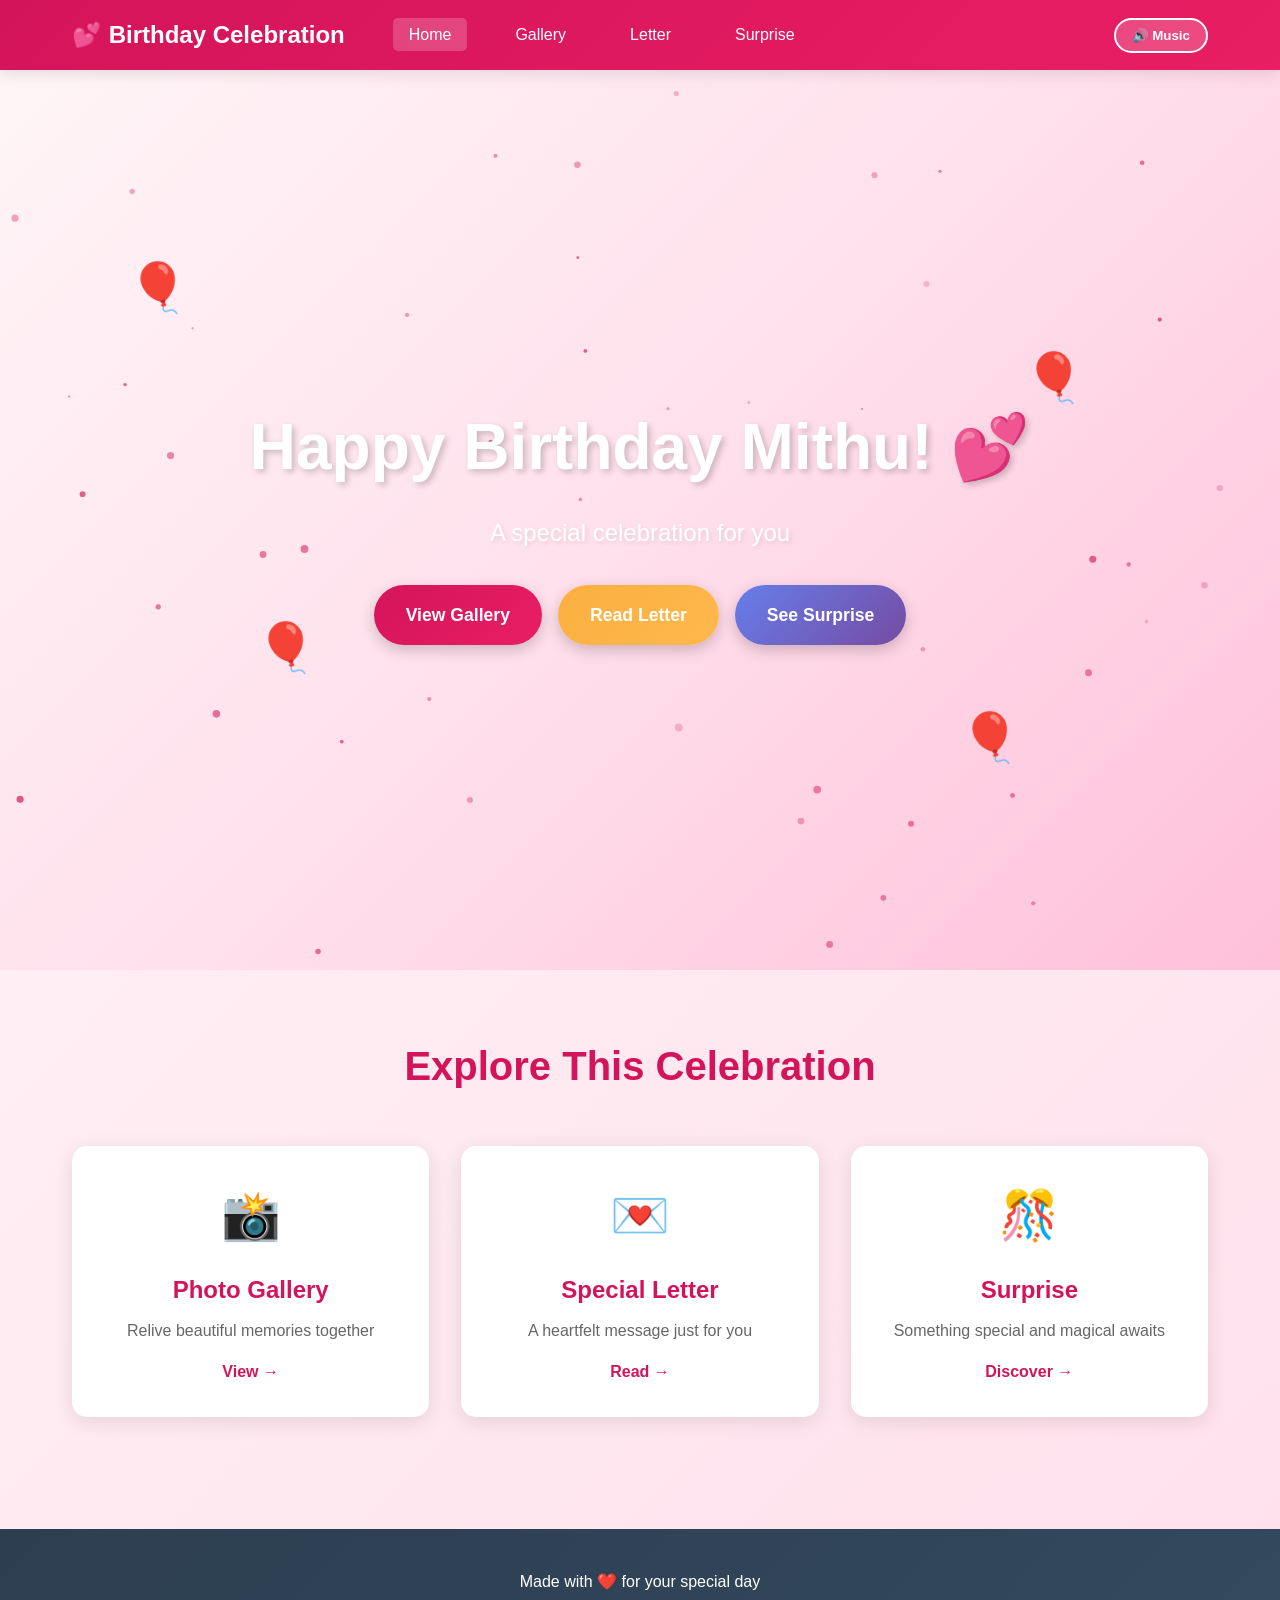
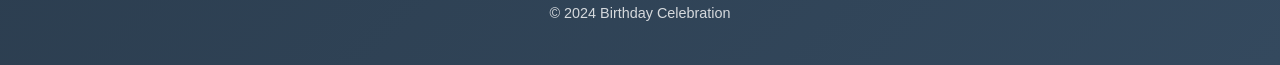
<file: index.html>
<!DOCTYPE html>
<html lang="en">
<head>
    <meta charset="UTF-8">
    <meta name="viewport" content="width=device-width, initial-scale=1.0">
    <title>Happy Birthday! 🎉</title>
    <link rel="stylesheet" href="css/style.css">
    <link rel="stylesheet" href="css/animations.css">
    <link rel="stylesheet" href="css/responsive.css">
</head>
<body>
    <!-- Navigation -->
    <nav class="navbar">
        <div class="nav-container">
            <a href="index.html" class="nav-logo">💕 Birthday Celebration</a>
            <ul class="nav-menu">
                <li class="nav-item">
                    <a href="index.html" class="nav-link active">Home</a>
                </li>
                <li class="nav-item">
                    <a href="gallery.html" class="nav-link">Gallery</a>
                </li>
                <li class="nav-item">
                    <a href="letter.html" class="nav-link">Letter</a>
                </li>
                <li class="nav-item">
                    <a href="surprise.html" class="nav-link">Surprise</a>
                </li>
            </ul>
            <button class="music-toggle" id="musicToggle" title="Toggle Music">
                🔊 Music
            </button>
        </div>
    </nav>

    <!-- Hero Section -->
    <section class="hero">
        <canvas id="particleCanvas"></canvas>
        <div class="hero-content">
            <h1 class="main-title">Happy Birthday Mithu! 💕</h1>
            <p class="subtitle">A special celebration for you</p>
            <div class="cta-buttons">
                <a href="gallery.html" class="btn btn-primary">View Gallery</a>
                <a href="letter.html" class="btn btn-secondary">Read Letter</a>
                <a href="surprise.html" class="btn btn-surprise">See Surprise</a>
            </div>
        </div>
        <div class="floating-balloons">
            <div class="balloon balloon-1">🎈</div>
            <div class="balloon balloon-2">🎈</div>
            <div class="balloon balloon-3">🎈</div>
            <div class="balloon balloon-4">🎈</div>
        </div>
    </section>

    <!-- Features Section -->
    <section class="features">
        <h2>Explore This Celebration</h2>
        <div class="features-grid">
            <div class="feature-card">
                <span class="feature-icon">📸</span>
                <h3>Photo Gallery</h3>
                <p>Relive beautiful memories together</p>
                <a href="gallery.html" class="feature-link">View →</a>
            </div>
            <div class="feature-card">
                <span class="feature-icon">💌</span>
                <h3>Special Letter</h3>
                <p>A heartfelt message just for you</p>
                <a href="letter.html" class="feature-link">Read →</a>
            </div>
            <div class="feature-card">
                <span class="feature-icon">🎊</span>
                <h3>Surprise</h3>
                <p>Something special and magical awaits</p>
                <a href="surprise.html" class="feature-link">Discover →</a>
            </div>
        </div>
    </section>

    <!-- Footer -->
    <footer class="footer">
        <p>Made with ❤️ for your special day</p>
        <p class="year">© 2024 Birthday Celebration</p>
    </footer>

    <!-- Audio Element -->
    <audio id="backgroundMusic" loop>
        <source src="assets/music/music.mp3" type="audio/mpeg">
    </audio>

    <script src="js/particles.js"></script>
    <script src="js/music.js"></script>
    <script src="js/main.js"></script>
</body>
</html>
</file>
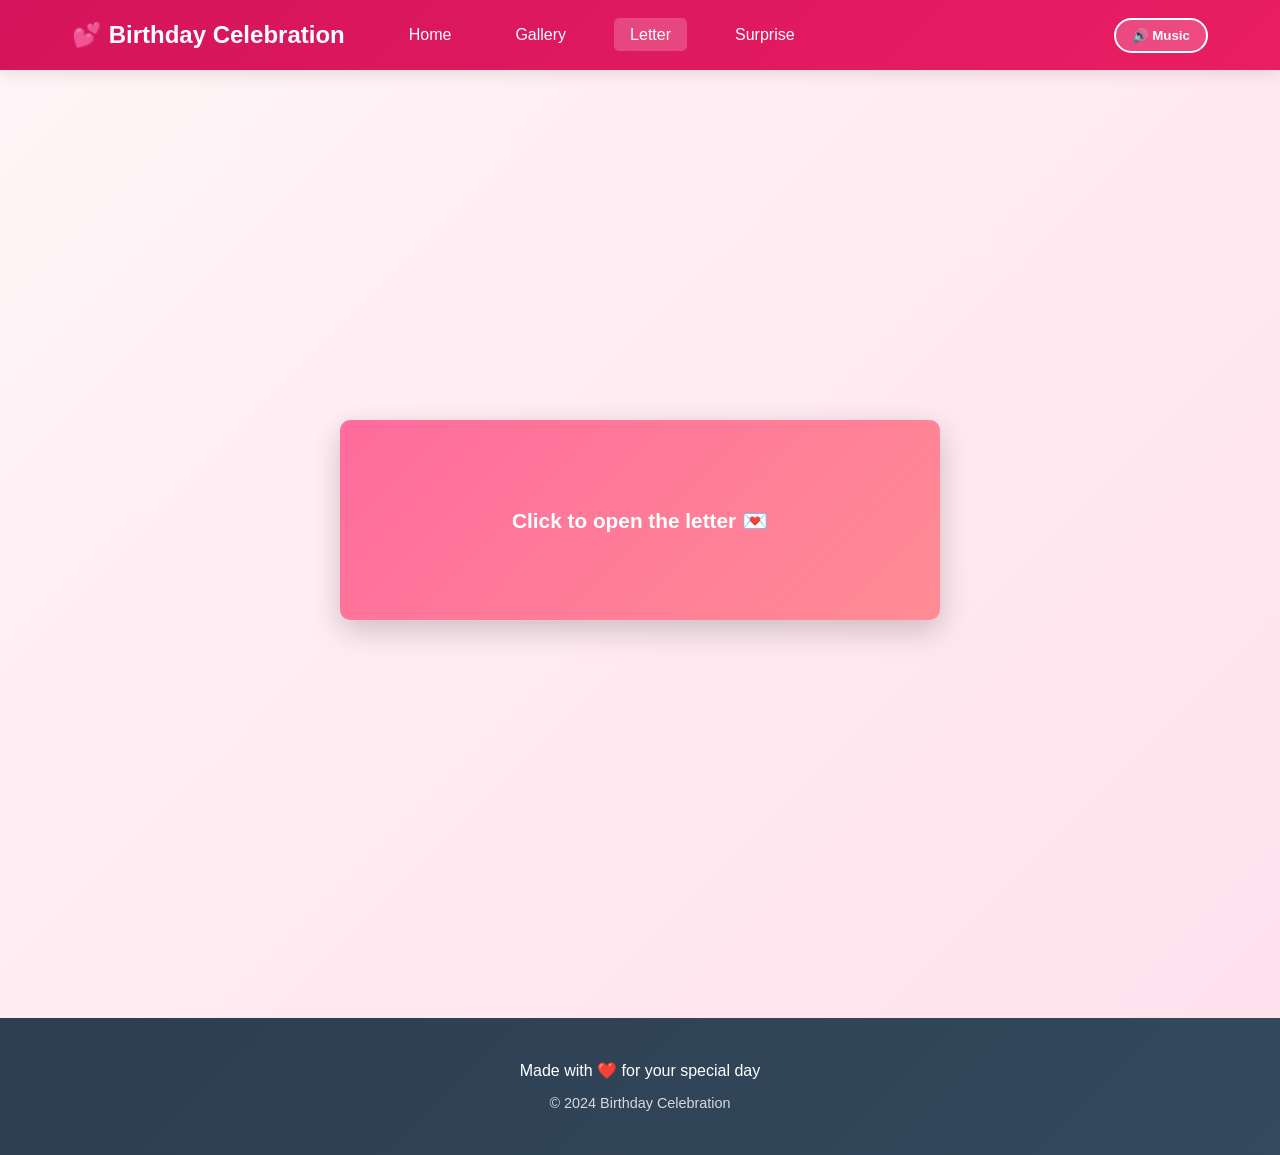
<file: letter.html>
<!DOCTYPE html>
<html lang="en">
<head>
    <meta charset="UTF-8">
    <meta name="viewport" content="width=device-width, initial-scale=1.0">
    <title>Special Letter - Birthday Celebration</title>
    <link rel="stylesheet" href="css/style.css">
    <link rel="stylesheet" href="css/animations.css">
    <link rel="stylesheet" href="css/responsive.css">
</head>
<body>
    <!-- Navigation -->
    <nav class="navbar">
        <div class="nav-container">
            <a href="index.html" class="nav-logo">💕 Birthday Celebration</a>
            <ul class="nav-menu">
                <li class="nav-item">
                    <a href="index.html" class="nav-link">Home</a>
                </li>
                <li class="nav-item">
                    <a href="gallery.html" class="nav-link">Gallery</a>
                </li>
                <li class="nav-item">
                    <a href="letter.html" class="nav-link active">Letter</a>
                </li>
                <li class="nav-item">
                    <a href="surprise.html" class="nav-link">Surprise</a>
                </li>
            </ul>
            <button class="music-toggle" id="musicToggle" title="Toggle Music">
                🔊 Music
            </button>
        </div>
    </nav>

    <!-- Letter Section -->
    <section class="letter-section">
        <div class="letter-container">
            <div class="letter-envelope" id="envelope">
                <div class="envelope-flap"></div>
                <div class="envelope-body">
                    <p class="click-text">Click to open the letter 💌</p>
                </div>
            </div>

            <div class="letter-content" id="letterContent" style="display: none;">
                <button class="close-letter" id="closeLetter">✕</button>
                
                <div class="letter-paper">
                    <div class="letter-header">
                        <h2>Happy Birthday, Love</h2>
                    </div>

                    <div class="letter-body">
                        <p>Happy Birthday to the one who makes my world brighter every single day.</p>

                        <p>
                            No matter how many birthdays come and go, I'll always be grateful that you were born 
                            and that our paths crossed. You are my favorite person, my greatest comfort, and the 
                            reason behind so many of my happiest moments.
                        </p>

                        <p>
                            I hope this year brings you every dream you're chasing, all your sleepless nights and struggles end, good health, 
                            and you get all the love your heart can hold. And through it all, I hope I get to stand beside 
                            you, celebrating every little victory together.
                        </p>

                        <p>
                            I love you more than words can ever say. Happy Birthday, my forever favorite. ❤️
                        </p>
                    </div>

                    <div class="letter-footer">
                        <div class="decoration left">🌹</div>
                        <div class="decoration right">🌹</div>
                    </div>
                </div>

                <button class="next-slide-btn" id="nextBtn">next ≫</button>
            </div>
        </div>

        <!-- 10 Things I Love Section -->
        <div class="ten-things-section" id="tenThingsSection" style="display: none;">
            <button class="back-btn" id="backBtn">← Back</button>
            
            <div class="ten-things-container">
                <h2 class="ten-things-title">10 THINGS<br>I LOVE<br>ABOUT YOU</h2>
                
                <div class="ten-things-list">
                    <div class="thing-item">
                        <span class="number">1.</span>
                        <p>I love the way you make even ordinary days feel special.</p>
                    </div>
                    <div class="thing-item">
                        <span class="number">2.</span>
                        <p>I love your smile because it instantly brightens my day.</p>
                    </div>
                    <div class="thing-item">
                        <span class="number">3.</span>
                        <p>I love the way you care for everyone around you.</p>
                    </div>
                    <div class="thing-item">
                        <span class="number">4.</span>
                        <p>I love how safe, comfortable, and loved I feel with you.</p>
                    </div>
                    <div class="thing-item">
                        <span class="number">5.</span>
                        <p>I love your laugh—it never fails to make me smile.</p>
                    </div>
                    <div class="thing-item">
                        <span class="number">6.</span>
                        <p>I love how you always support and believe in me.</p>
                    </div>
                    <div class="thing-item">
                        <span class="number">7.</span>
                        <p>I love our little moments we share that become my favorite memories.</p>
                    </div>
                    <div class="thing-item">
                        <span class="number">8.</span>
                        <p>I love that I can always be myself when I'm with you.</p>
                    </div>
                    <div class="thing-item">
                        <span class="number">9.</span>
                        <p>I love the dreams and future we're building together.</p>
                    </div>
                    <div class="thing-item">
                        <span class="number">10.</span>
                        <p>Most of all, I love you exactly as you are, today and always.</p>
                    </div>
                </div>
            </div>
        </div>
    </section>

    <!-- Footer -->
    <footer class="footer">
        <p>Made with ❤️ for your special day</p>
        <p class="year">© 2024 Birthday Celebration</p>
    </footer>

    <!-- Audio Element -->
    <audio id="backgroundMusic" loop>
        <source src="assets/music/music.mp3" type="audio/mpeg">
    </audio>

    <script src="js/music.js"></script>
    <script src="js/letter.js"></script>
</body>
</html>
</file>
<file: css/style.css>
* {
    margin: 0;
    padding: 0;
    box-sizing: border-box;
}

:root {
    --primary-color: #d4145a;
    --secondary-color: #fbb040;
    --dark-color: #2c3e50;
    --light-color: #ecf0f1;
    --accent-color: #e91e63;
    --text-color: #333;
}

html {
    scroll-behavior: smooth;
}

body {
    font-family: 'Segoe UI', Tahoma, Geneva, Verdana, sans-serif;
    line-height: 1.6;
    color: var(--text-color);
    background: linear-gradient(135deg, #fff5f7 0%, #ffe0ec 100%);
    min-height: 100vh;
}

/* Navigation Bar */
.navbar {
    background: linear-gradient(135deg, #d4145a 0%, #e91e63 100%);
    padding: 1rem 0;
    position: sticky;
    top: 0;
    z-index: 1000;
    box-shadow: 0 4px 15px rgba(0, 0, 0, 0.1);
}

.nav-container {
    max-width: 1200px;
    margin: 0 auto;
    padding: 0 2rem;
    display: flex;
    justify-content: space-between;
    align-items: center;
}

.nav-logo {
    font-size: 1.5rem;
    font-weight: bold;
    color: white;
    text-decoration: none;
    transition: transform 0.3s ease;
}

.nav-logo:hover {
    transform: scale(1.1);
}

.nav-menu {
    display: flex;
    list-style: none;
    gap: 2rem;
    flex: 1;
    margin-left: 3rem;
}

.nav-link {
    color: white;
    text-decoration: none;
    font-weight: 500;
    transition: all 0.3s ease;
    padding: 0.5rem 1rem;
    border-radius: 5px;
}

.nav-link:hover,
.nav-link.active {
    background: rgba(255, 255, 255, 0.2);
    transform: translateY(-2px);
}

.music-toggle {
    background: rgba(255, 255, 255, 0.2);
    border: 2px solid white;
    color: white;
    padding: 0.5rem 1rem;
    border-radius: 25px;
    cursor: pointer;
    font-weight: 600;
    transition: all 0.3s ease;
}

.music-toggle:hover {
    background: white;
    color: var(--primary-color);
}

/* Hero Section */
.hero {
    min-height: 100vh;
    display: flex;
    align-items: center;
    justify-content: center;
    position: relative;
    overflow: hidden;
    background: linear-gradient(135deg, #fff5f7 0%, #ffe0ec 50%, #ffc0d9 100%);
}

#particleCanvas {
    position: absolute;
    top: 0;
    left: 0;
    width: 100%;
    height: 100%;
}

.hero-content {
    position: relative;
    z-index: 10;
    text-align: center;
    color: white;
}

.main-title {
    font-size: 4rem;
    font-weight: 900;
    margin-bottom: 1rem;
    text-shadow: 3px 3px 6px rgba(0, 0, 0, 0.2);
    animation: slideDown 0.8s ease-out;
}

.subtitle {
    font-size: 1.5rem;
    margin-bottom: 2rem;
    text-shadow: 2px 2px 4px rgba(0, 0, 0, 0.1);
    animation: slideUp 0.8s ease-out 0.2s both;
}

.cta-buttons {
    display: flex;
    gap: 1rem;
    justify-content: center;
    flex-wrap: wrap;
    animation: slideUp 0.8s ease-out 0.4s both;
}

.btn {
    padding: 1rem 2rem;
    font-size: 1.1rem;
    border: none;
    border-radius: 50px;
    cursor: pointer;
    text-decoration: none;
    font-weight: 600;
    transition: all 0.3s ease;
    display: inline-block;
    text-align: center;
    box-shadow: 0 5px 15px rgba(0, 0, 0, 0.2);
}

.btn-primary {
    background: linear-gradient(135deg, #d4145a 0%, #e91e63 100%);
    color: white;
}

.btn-primary:hover {
    transform: translateY(-3px);
    box-shadow: 0 8px 25px rgba(212, 20, 90, 0.4);
}

.btn-secondary {
    background: linear-gradient(135deg, #fbb040 0%, #ffb84d 100%);
    color: white;
}

.btn-secondary:hover {
    transform: translateY(-3px);
    box-shadow: 0 8px 25px rgba(251, 176, 64, 0.4);
}

.btn-surprise {
    background: linear-gradient(135deg, #667eea 0%, #764ba2 100%);
    color: white;
}

.btn-surprise:hover {
    transform: translateY(-3px);
    box-shadow: 0 8px 25px rgba(102, 126, 234, 0.4);
}

.floating-balloons {
    position: absolute;
    width: 100%;
    height: 100%;
    pointer-events: none;
}

.balloon {
    position: absolute;
    font-size: 3rem;
    animation: float 3s infinite ease-in-out;
}

.balloon-1 { left: 10%; top: 20%; animation-delay: 0s; }
.balloon-2 { left: 80%; top: 30%; animation-delay: 0.5s; }
.balloon-3 { left: 20%; top: 60%; animation-delay: 1s; }
.balloon-4 { left: 75%; top: 70%; animation-delay: 1.5s; }

/* Features Section */
.features {
    padding: 4rem 2rem;
    max-width: 1200px;
    margin: 0 auto;
}

.features h2 {
    text-align: center;
    font-size: 2.5rem;
    margin-bottom: 3rem;
    color: var(--primary-color);
}

.features-grid {
    display: grid;
    grid-template-columns: repeat(auto-fit, minmax(280px, 1fr));
    gap: 2rem;
}

.feature-card {
    background: white;
    padding: 2rem;
    border-radius: 15px;
    text-align: center;
    box-shadow: 0 5px 20px rgba(0, 0, 0, 0.1);
    transition: all 0.3s ease;
}

.feature-card:hover {
    transform: translateY(-10px);
    box-shadow: 0 15px 40px rgba(0, 0, 0, 0.15);
}

.feature-icon {
    font-size: 3rem;
    display: block;
    margin-bottom: 1rem;
}

.feature-card h3 {
    font-size: 1.5rem;
    margin-bottom: 0.5rem;
    color: var(--primary-color);
}

.feature-card p {
    color: #666;
    margin-bottom: 1rem;
}

.feature-link {
    color: var(--primary-color);
    text-decoration: none;
    font-weight: 600;
    transition: all 0.3s ease;
}

.feature-link:hover {
    color: var(--accent-color);
    margin-left: 0.5rem;
}

/* Footer */
.footer {
    background: linear-gradient(135deg, #2c3e50 0%, #34495e 100%);
    color: white;
    text-align: center;
    padding: 2rem;
    margin-top: 3rem;
}

.footer p {
    margin: 0.5rem 0;
}

.year {
    font-size: 0.9rem;
    opacity: 0.8;
}

/* Scrollbar */
::-webkit-scrollbar {
    width: 10px;
}

::-webkit-scrollbar-track {
    background: var(--light-color);
}

::-webkit-scrollbar-thumb {
    background: var(--primary-color);
    border-radius: 5px;
}

::-webkit-scrollbar-thumb:hover {
    background: var(--accent-color);
}

/* Letter Section */
.letter-section {
    padding: 3rem 2rem;
    min-height: 100vh;
    display: flex;
    align-items: center;
    justify-content: center;
}

.letter-container {
    width: 100%;
    max-width: 600px;
}

.letter-envelope {
    background: linear-gradient(135deg, #ff6b9d 0%, #ff8c94 100%);
    padding: 2rem;
    border-radius: 10px;
    cursor: pointer;
    box-shadow: 0 10px 30px rgba(0, 0, 0, 0.2);
    transition: all 0.3s ease;
    text-align: center;
    min-height: 200px;
    display: flex;
    align-items: center;
    justify-content: center;
}

.letter-envelope:hover {
    transform: translateY(-5px);
    box-shadow: 0 15px 40px rgba(0, 0, 0, 0.3);
}

.click-text {
    font-size: 1.3rem;
    color: white;
    font-weight: 600;
}

.letter-content {
    position: relative;
    padding: 2rem;
}

.letter-paper {
    background: white;
    padding: 2rem;
    border-radius: 10px;
    box-shadow: 0 5px 20px rgba(0, 0, 0, 0.1);
    animation: slideUp 0.6s ease-out;
}

.letter-header {
    text-align: center;
    border-bottom: 2px solid #d4145a;
    padding-bottom: 1rem;
    margin-bottom: 1.5rem;
}

.letter-header h2 {
    color: #d4145a;
    font-size: 1.8rem;
}

.letter-body p {
    color: #333;
    margin-bottom: 1rem;
    line-height: 1.8;
    font-size: 1rem;
}

.letter-footer {
    display: flex;
    justify-content: space-around;
    margin-top: 2rem;
    font-size: 2rem;
}

.close-letter {
    position: absolute;
    top: 20px;
    right: 20px;
    background: #d4145a;
    color: white;
    border: none;
    width: 40px;
    height: 40px;
    border-radius: 50%;
    font-size: 1.5rem;
    cursor: pointer;
    transition: all 0.3s ease;
}

.close-letter:hover {
    background: #e91e63;
    transform: scale(1.1);
}

.next-slide-btn {
    margin-top: 1.5rem;
    background: #d4145a;
    color: white;
    border: none;
    padding: 0.8rem 1.5rem;
    border-radius: 5px;
    cursor: pointer;
    font-weight: 600;
    width: 100%;
    transition: all 0.3s ease;
}

.next-slide-btn:hover {
    background: #e91e63;
}

/* 10 Things Section */
.ten-things-section {
    padding: 3rem 2rem;
    min-height: 100vh;
    display: flex;
    align-items: center;
    justify-content: center;
    background: linear-gradient(135deg, #c41e3a 0%, #dc143c 100%);
}

.back-btn {
    position: absolute;
    top: 100px;
    left: 2rem;
    background: rgba(255, 255, 255, 0.2);
    color: white;
    border: 2px solid white;
    padding: 0.75rem 1.5rem;
    border-radius: 25px;
    cursor: pointer;
    font-weight: 600;
    transition: all 0.3s ease;
}

.back-btn:hover {
    background: white;
    color: #d4145a;
}

.ten-things-container {
    max-width: 800px;
    width: 100%;
    display: grid;
    grid-template-columns: 1fr 1fr;
    gap: 2rem;
    align-items: start;
}

.ten-things-title {
    color: white;
    font-size: 2.5rem;
    line-height: 1.2;
    font-weight: 900;
    text-transform: uppercase;
    grid-column: 1;
    text-align: center;
}

.ten-things-list {
    grid-column: 2;
    display: grid;
    gap: 1.5rem;
}

.thing-item {
    background: rgba(255, 255, 255, 0.95);
    padding: 1.5rem;
    border-radius: 10px;
    display: flex;
    gap: 1rem;
    box-shadow: 0 5px 15px rgba(0, 0, 0, 0.2);
    transition: all 0.3s ease;
}

.thing-item:hover {
    transform: translateX(5px);
    box-shadow: 0 8px 20px rgba(0, 0, 0, 0.3);
}

.number {
    font-weight: 900;
    color: #d4145a;
    font-size: 1.2rem;
    min-width: 30px;
}

.thing-item p {
    color: #333;
    font-weight: 600;
    margin: 0;
}

/* Gallery Section */
.gallery-section {
    padding: 3rem 2rem;
    min-height: 100vh;
    max-width: 1200px;
    margin: 0 auto;
}

.gallery-header {
    text-align: center;
    margin-bottom: 3rem;
    animation: slideDown 0.8s ease-out;
}

.gallery-header h1 {
    font-size: 3rem;
    color: #d4145a;
    margin-bottom: 0.5rem;
}

.gallery-header p {
    font-size: 1.2rem;
    color: #666;
}

.gallery-grid {
    display: grid;
    grid-template-columns: repeat(auto-fit, minmax(250px, 1fr));
    gap: 2rem;
    padding: 2rem;
}

.gallery-item {
    position: relative;
    overflow: hidden;
    border-radius: 15px;
    box-shadow: 0 5px 20px rgba(0, 0, 0, 0.1);
    cursor: pointer;
    transition: all 0.3s ease;
    aspect-ratio: 1;
}

.gallery-item:hover {
    transform: scale(1.05);
    box-shadow: 0 10px 30px rgba(212, 20, 90, 0.3);
}

.gallery-item img {
    width: 100%;
    height: 100%;
    object-fit: cover;
    transition: transform 0.3s ease;
}

.gallery-item:hover img {
    transform: scale(1.1);
}

.overlay {
    position: absolute;
    top: 0;
    left: 0;
    right: 0;
    bottom: 0;
    background: rgba(212, 20, 90, 0.8);
    display: flex;
    align-items: center;
    justify-content: center;
    color: white;
    font-weight: 600;
    opacity: 0;
    transition: opacity 0.3s ease;
}

.gallery-item:hover .overlay {
    opacity: 1;
}

/* Lightbox */
.lightbox {
    display: none;
    position: fixed;
    z-index: 2000;
    left: 0;
    top: 0;
    width: 100%;
    height: 100%;
    background: rgba(0, 0, 0, 0.95);
    animation: fadeIn 0.3s ease-out;
}

.lightbox.active {
    display: flex;
    align-items: center;
    justify-content: center;
}

.lightbox-content {
    max-width: 90%;
    max-height: 90vh;
    object-fit: contain;
}

.close-lightbox {
    position: absolute;
    top: 30px;
    right: 40px;
    color: white;
    font-size: 40px;
    font-weight: bold;
    cursor: pointer;
    transition: all 0.3s ease;
    z-index: 2001;
}

.close-lightbox:hover {
    transform: scale(1.2);
    color: #fbb040;
}

.lightbox-nav {
    position: absolute;
    bottom: 30px;
    left: 50%;
    transform: translateX(-50%);
    display: flex;
    gap: 20px;
    z-index: 2001;
}

.prev-image,
.next-image {
    background: rgba(255, 255, 255, 0.2);
    border: 2px solid white;
    color: white;
    padding: 10px 20px;
    font-size: 1.5rem;
    cursor: pointer;
    border-radius: 5px;
    transition: all 0.3s ease;
}

.prev-image:hover,
.next-image:hover {
    background: white;
    color: #d4145a;
    transform: scale(1.1);
}

/* Surprise Section */
.surprise-section {
    min-height: 100vh;
    display: flex;
    align-items: center;
    justify-content: center;
    position: relative;
    overflow: hidden;
    background: linear-gradient(135deg, #667eea 0%, #764ba2 100%);
}

#fireworksCanvas {
    position: absolute;
    top: 0;
    left: 0;
    width: 100%;
    height: 100%;
}

.surprise-container {
    position: relative;
    z-index: 10;
    text-align: center;
    display: flex;
    flex-direction: column;
    align-items: center;
    gap: 2rem;
}

.cake-container {
    margin-bottom: 1rem;
}

.cake {
    width: 200px;
    height: 200px;
    position: relative;
    cursor: pointer;
    filter: drop-shadow(0 10px 30px rgba(0, 0, 0, 0.3));
}

.cake-layer {
    width: 100%;
    position: absolute;
    border-radius: 10px;
}

.cake-bottom {
    height: 60px;
    bottom: 0;
    background: linear-gradient(135deg, #8b4513 0%, #a0522d 100%);
}

.cake-middle {
    height: 60px;
    bottom: 55px;
    background: linear-gradient(135deg, #ff69b4 0%, #ff1493 100%);
}

.cake-top {
    height: 60px;
    bottom: 110px;
    background: linear-gradient(135deg, #ff69b4 0%, #ff1493 100%);
}

.candles {
    position: absolute;
    top: -40px;
    left: 50%;
    transform: translateX(-50%);
    display: flex;
    gap: 20px;
}

.candle {
    width: 8px;
    height: 30px;
    background: #fff8dc;
    border-radius: 5px;
    position: relative;
}

.flame {
    width: 10px;
    height: 15px;
    background: linear-gradient(to top, #ff8c00, #ffd700);
    border-radius: 50% 50% 50% 0%;
    position: absolute;
    top: -12px;
    left: 50%;
    transform: translateX(-50%);
    animation: flicker 0.4s infinite;
}

.surprise-content {
    position: relative;
    z-index: 20;
}

.surprise-title {
    font-size: 3.5rem;
    color: white;
    text-shadow: 3px 3px 6px rgba(0, 0, 0, 0.3);
    margin-bottom: 1rem;
    animation: slideDown 0.8s ease-out;
}

.surprise-text {
    font-size: 1.3rem;
    color: white;
    margin-bottom: 2rem;
    animation: slideUp 0.8s ease-out 0.2s both;
}

#celebrateBtn {
    animation: slideUp 0.8s ease-out 0.4s both;
}

.confetti-container {
    position: fixed;
    top: 0;
    left: 0;
    width: 100%;
    height: 100%;
    pointer-events: none;
    z-index: 15;
}

.confetti {
    position: absolute;
    width: 10px;
    height: 10px;
    opacity: 0.8;
}
</file>
<file: css/animations.css>
@keyframes slideDown {
    from {
        opacity: 0;
        transform: translateY(-50px);
    }
    to {
        opacity: 1;
        transform: translateY(0);
    }
}

@keyframes slideUp {
    from {
        opacity: 0;
        transform: translateY(50px);
    }
    to {
        opacity: 1;
        transform: translateY(0);
    }
}

@keyframes float {
    0%, 100% {
        transform: translateY(0px) translateX(0px);
    }
    50% {
        transform: translateY(-30px) translateX(10px);
    }
}

@keyframes fadeIn {
    from {
        opacity: 0;
    }
    to {
        opacity: 1;
    }
}

@keyframes pulse {
    0%, 100% {
        transform: scale(1);
    }
    50% {
        transform: scale(1.05);
    }
}

@keyframes bounce {
    0%, 100% {
        transform: translateY(0);
    }
    50% {
        transform: translateY(-20px);
    }
}

@keyframes flicker {
    0%, 100% {
        opacity: 1;
    }
    50% {
        opacity: 0.7;
    }
}

@keyframes rotate {
    from {
        transform: rotate(0deg);
    }
    to {
        transform: rotate(360deg);
    }
}

@keyframes shake {
    0%, 100% {
        transform: translate(0, 0);
    }
    25% {
        transform: translate(-5px, -5px);
    }
    50% {
        transform: translate(5px, 5px);
    }
    75% {
        transform: translate(-5px, 5px);
    }
}

@keyframes popIn {
    0% {
        opacity: 0;
        transform: scale(0.5);
    }
    100% {
        opacity: 1;
        transform: scale(1);
    }
}

@keyframes glow {
    0%, 100% {
        box-shadow: 0 0 10px rgba(212, 20, 90, 0.5);
    }
    50% {
        box-shadow: 0 0 20px rgba(212, 20, 90, 0.8);
    }
}
</file>
<file: css/responsive.css>
@media (max-width: 768px) {
    .nav-menu {
        gap: 1rem;
        margin-left: 1rem;
    }

    .main-title {
        font-size: 2.5rem;
    }

    .subtitle {
        font-size: 1.1rem;
    }

    .cta-buttons {
        flex-direction: column;
        align-items: center;
    }

    .btn {
        width: 100%;
        max-width: 300px;
    }

    .features h2 {
        font-size: 2rem;
    }

    .features-grid {
        grid-template-columns: 1fr;
    }

    .ten-things-container {
        grid-template-columns: 1fr;
    }

    .ten-things-title {
        grid-column: 1;
    }

    .ten-things-list {
        grid-column: 1;
    }
}

@media (max-width: 480px) {
    .navbar {
        padding: 0.5rem 0;
    }

    .nav-container {
        padding: 0 1rem;
        flex-wrap: wrap;
        gap: 1rem;
    }

    .nav-logo {
        font-size: 1.2rem;
    }

    .nav-menu {
        width: 100%;
        flex-direction: column;
        gap: 0.5rem;
        margin-left: 0;
    }

    .main-title {
        font-size: 1.8rem;
    }

    .subtitle {
        font-size: 0.95rem;
    }

    .gallery-grid {
        grid-template-columns: repeat(2, 1fr);
        gap: 0.75rem;
    }

    .letter-section {
        padding: 1.5rem 1rem;
    }

    .ten-things-container {
        padding: 1.5rem 1rem;
    }

    .ten-things-title {
        font-size: 1.3rem;
    }

    .surprise-title {
        font-size: 1.5rem;
    }
}
</file>
